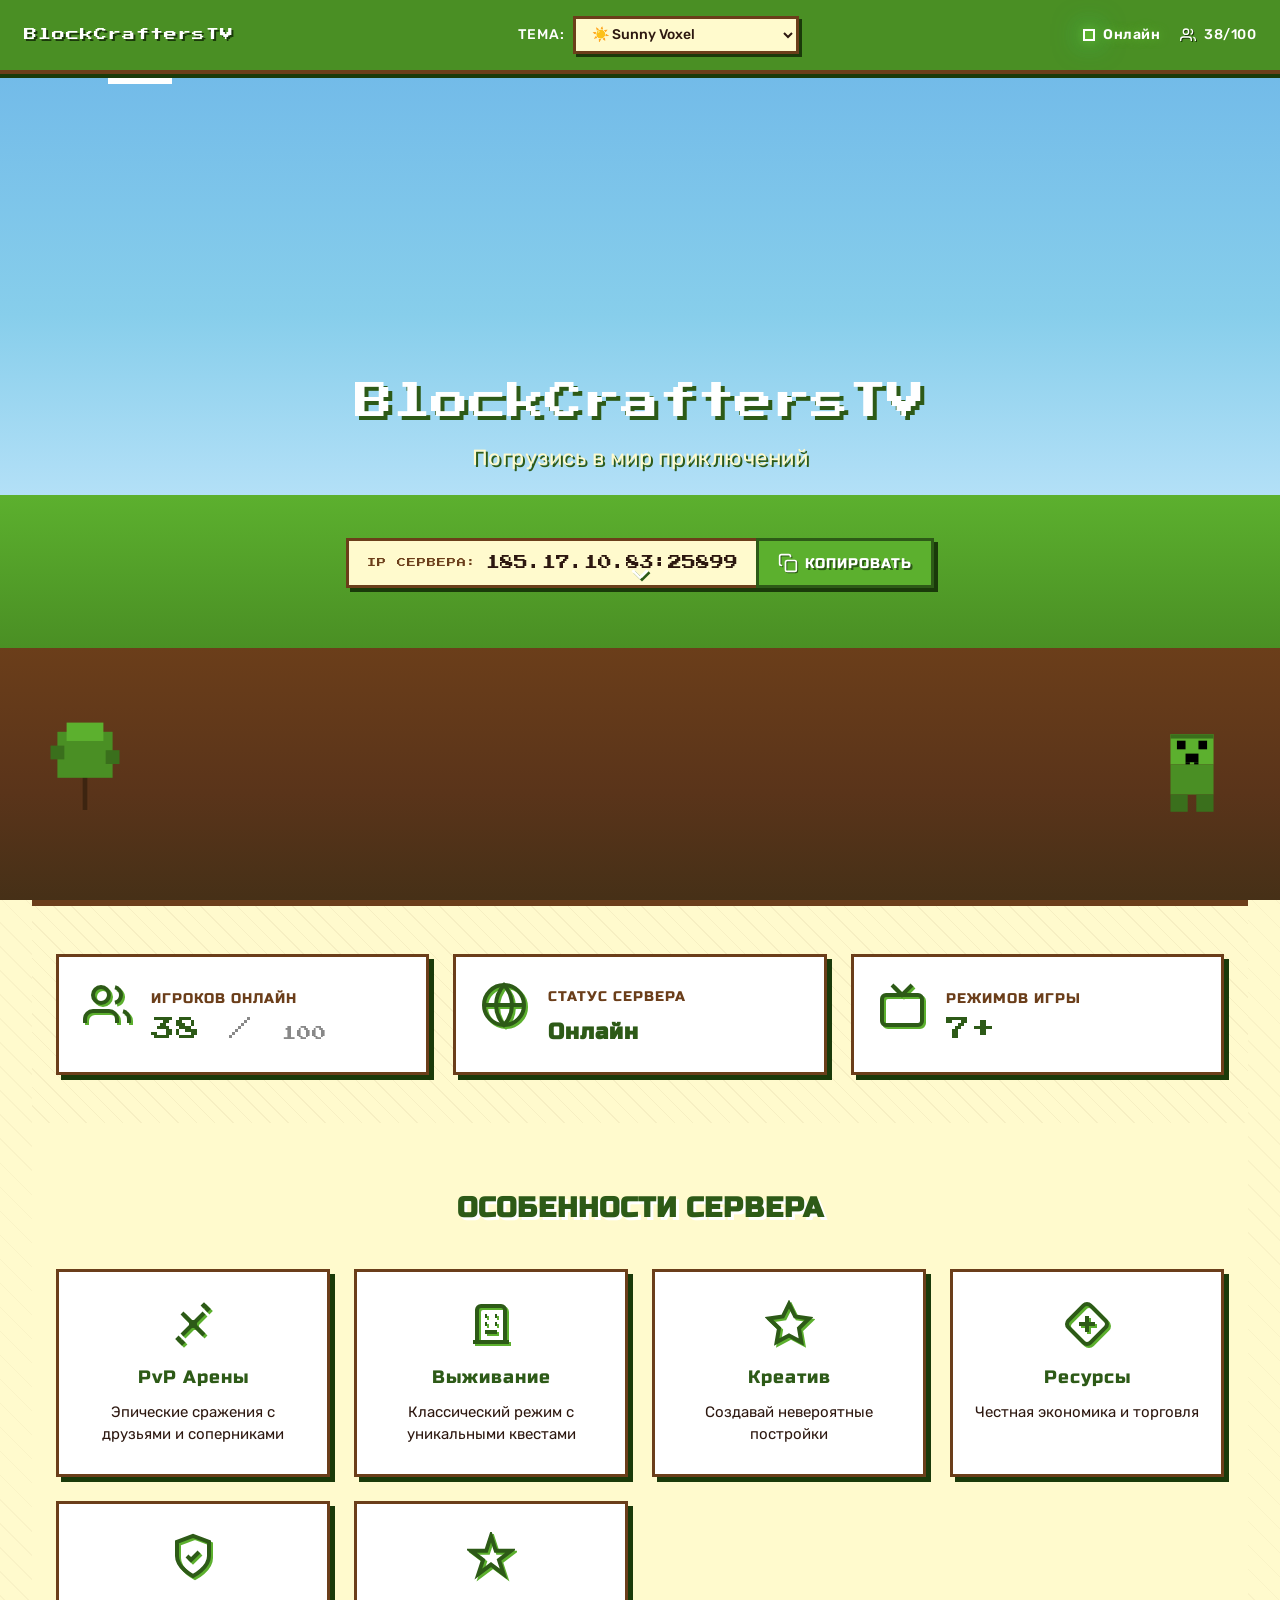
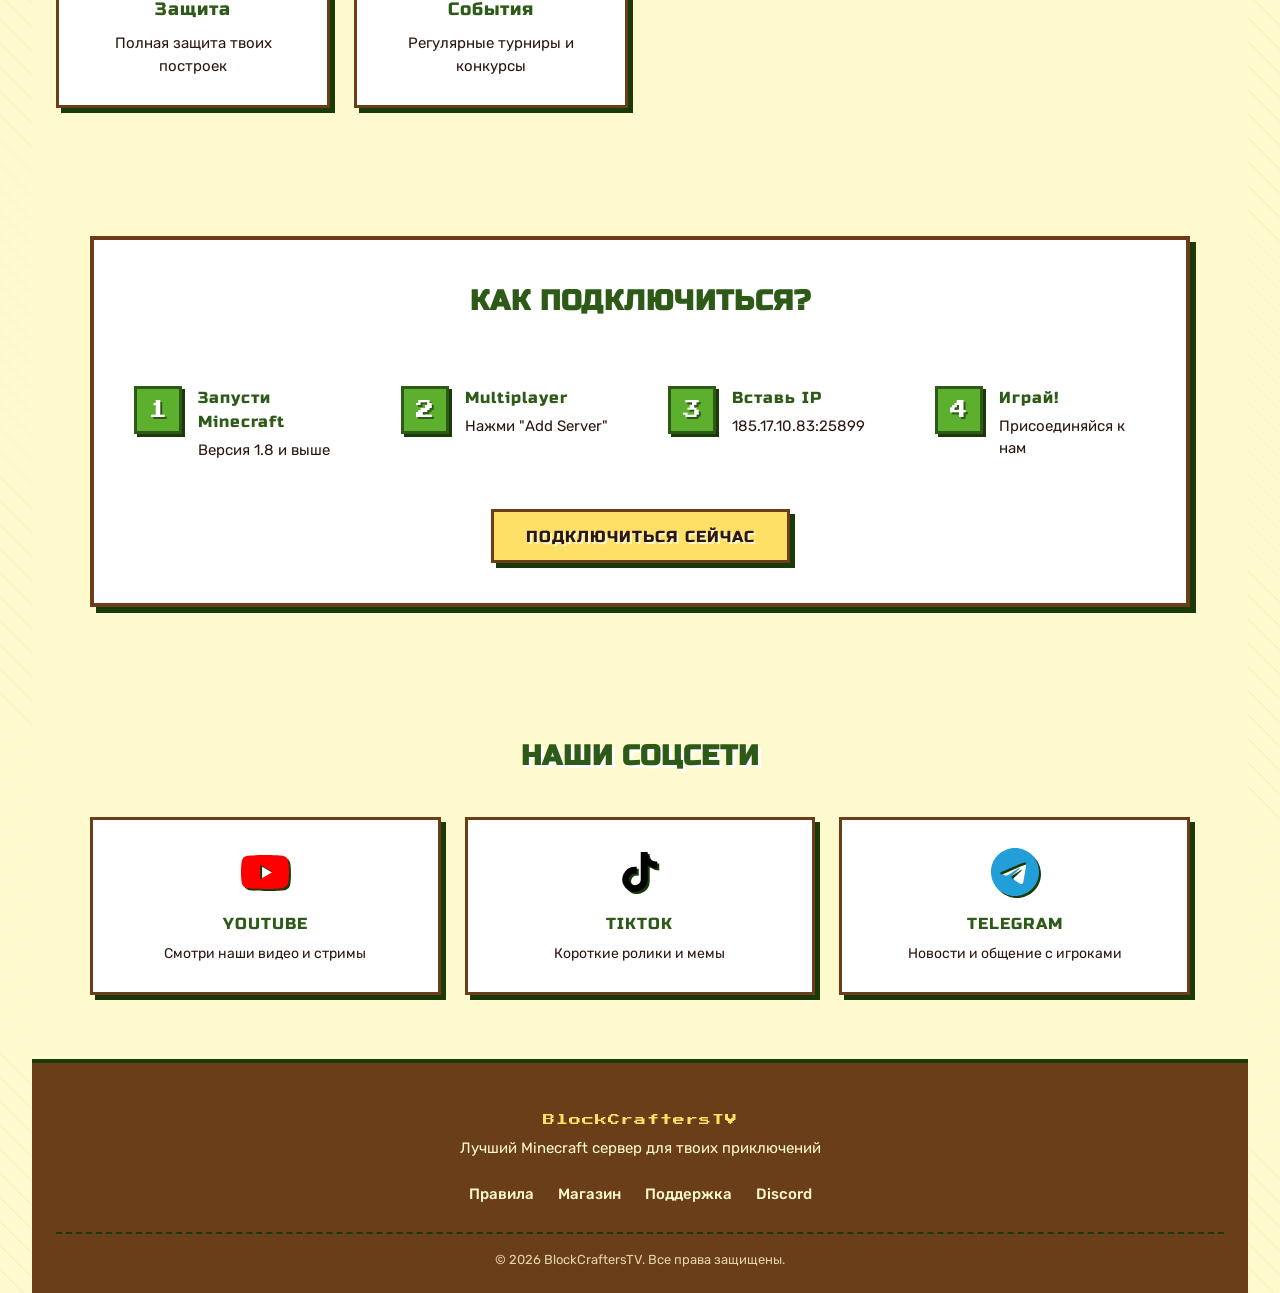
<file: index.html>
<!DOCTYPE html>
<html lang="ru">
<head>
    <meta charset="UTF-8">
    <meta name="viewport" content="width=device-width, initial-scale=1.0">
    <title>BlockCraftersTV - Minecraft Server</title>
    <link rel="stylesheet" href="style.css">
</head>
<body>
    <!-- Navigation Bar with Blur Effect -->
    <nav class="navbar">
        <div class="navbar-container">
            <div class="navbar-brand">BlockCraftersTV</div>

            <!-- Theme Switcher -->
            <div class="theme-switcher">
                <label for="themeSelect" class="theme-label">Тема:</label>
                <select id="themeSelect" class="theme-select">
                    <option value="variant1">🟣 Dark Gaming Premium</option>
                    <option value="variant2">🔵 Neon Cyberpunk</option>
                    <option value="variant3">🟡 Minecraft Professional</option>
                    <option value="variant4">🟢 Minecraft Green Forest</option>
                    <option value="variant5" selected>☀️ Sunny Voxel</option>
                </select>
            </div>

            <div class="navbar-info">
                <div class="navbar-status">
                    <span class="status-dot" id="navStatusDot"></span>
                    <span id="navStatusText">Проверка...</span>
                </div>
                <div class="navbar-players">
                    <svg width="16" height="16" viewBox="0 0 24 24" fill="none" stroke="currentColor" stroke-width="2">
                        <path d="M17 21v-2a4 4 0 0 0-4-4H5a4 4 0 0 0-4 4v2"></path>
                        <circle cx="9" cy="7" r="4"></circle>
                        <path d="M23 21v-2a4 4 0 0 0-3-3.87"></path>
                        <path d="M16 3.13a4 4 0 0 1 0 7.75"></path>
                    </svg>
                    <span id="navPlayersText">0/100</span>
                </div>
            </div>
        </div>
    </nav>

    <!-- Hero Section with Blurred Background -->
    <section class="hero">
        <div class="hero-content">
            <div class="hero-logo">
                <h1 class="hero-title">BlockCraftersTV</h1>
                <p class="hero-subtitle">Погрузись в мир приключений</p>
            </div>

            <div class="hero-ip-container">
                <div class="ip-display">
                    <span class="ip-label">IP Сервера:</span>
                    <span class="ip-text" id="heroIP">185.17.10.83:25899</span>
                </div>
                <button class="ip-copy-btn" onclick="copyIP()">
                    <svg width="20" height="20" viewBox="0 0 24 24" fill="none" stroke="currentColor" stroke-width="2">
                        <rect x="9" y="9" width="13" height="13" rx="2" ry="2"></rect>
                        <path d="M5 15H4a2 2 0 0 1-2-2V4a2 2 0 0 1 2-2h9a2 2 0 0 1 2 2v1"></path>
                    </svg>
                    Копировать
                </button>
            </div>

            <div class="scroll-indicator">
                <svg width="30" height="30" viewBox="0 0 24 24" fill="none" stroke="currentColor" stroke-width="2">
                    <polyline points="6 9 12 15 18 9"></polyline>
                </svg>
            </div>
        </div>
    </section>

    <!-- Main Content Container -->
    <div class="container">
        <!-- Server Stats Section -->
        <section class="stats-section">
            <div class="stat-card">
                <div class="stat-icon">
                    <svg width="48" height="48" viewBox="0 0 24 24" fill="none" stroke="currentColor" stroke-width="2">
                        <path d="M17 21v-2a4 4 0 0 0-4-4H5a4 4 0 0 0-4 4v2"></path>
                        <circle cx="9" cy="7" r="4"></circle>
                        <path d="M23 21v-2a4 4 0 0 0-3-3.87"></path>
                        <path d="M16 3.13a4 4 0 0 1 0 7.75"></path>
                    </svg>
                </div>
                <div class="stat-content">
                    <div class="stat-label">Игроков онлайн</div>
                    <div class="stat-value" id="playerCount">
                        <span class="count-number">0</span>
                        <span class="count-separator">/</span>
                        <span class="count-max">100</span>
                    </div>
                </div>
            </div>

            <div class="stat-card">
                <div class="stat-icon">
                    <svg width="48" height="48" viewBox="0 0 24 24" fill="none" stroke="currentColor" stroke-width="2">
                        <circle cx="12" cy="12" r="10"></circle>
                        <line x1="2" y1="12" x2="22" y2="12"></line>
                        <path d="M12 2a15.3 15.3 0 0 1 4 10 15.3 15.3 0 0 1-4 10 15.3 15.3 0 0 1-4-10 15.3 15.3 0 0 1 4-10z"></path>
                    </svg>
                </div>
                <div class="stat-content">
                    <div class="stat-label">Статус сервера</div>
                    <div class="stat-value">
                        <span class="status-text" id="statusText">Проверка...</span>
                    </div>
                </div>
            </div>

            <div class="stat-card">
                <div class="stat-icon">
                    <svg width="48" height="48" viewBox="0 0 24 24" fill="none" stroke="currentColor" stroke-width="2">
                        <rect x="2" y="7" width="20" height="15" rx="2" ry="2"></rect>
                        <polyline points="17 2 12 7 7 2"></polyline>
                    </svg>
                </div>
                <div class="stat-content">
                    <div class="stat-label">Режимов игры</div>
                    <div class="stat-value">
                        <span class="count-number">7+</span>
                    </div>
                </div>
            </div>
        </section>

        <!-- Features Section -->
        <section class="features-section">
            <h2 class="section-title">Особенности сервера</h2>
            <div class="features-grid">
                <div class="feature-card">
                    <div class="feature-icon">
                        <svg width="48" height="48" viewBox="0 0 24 24" fill="none" stroke="currentColor" stroke-width="2">
                            <path d="M6.5 6.5l11 11"></path>
                            <path d="M17.5 6.5l-11 11"></path>
                            <circle cx="12" cy="12" r="1"></circle>
                            <path d="M18.5 5.5l1-1-2-2-1 1"></path>
                            <path d="M5.5 18.5l-1 1 2 2 1-1"></path>
                        </svg>
                    </div>
                    <h3 class="feature-title">PvP Арены</h3>
                    <p class="feature-text">Эпические сражения с друзьями и соперниками</p>
                </div>

                <div class="feature-card">
                    <div class="feature-icon">
                        <svg width="48" height="48" viewBox="0 0 24 24" fill="none" stroke="currentColor" stroke-width="2">
                            <path d="M3 21h18"></path>
                            <path d="M9 8h1"></path>
                            <path d="M14 8h1"></path>
                            <path d="M9 12h1"></path>
                            <path d="M14 12h1"></path>
                            <path d="M9 16h6"></path>
                            <path d="M5 21V5a2 2 0 0 1 2-2h10a2 2 0 0 1 2 2v16"></path>
                        </svg>
                    </div>
                    <h3 class="feature-title">Выживание</h3>
                    <p class="feature-text">Классический режим с уникальными квестами</p>
                </div>

                <div class="feature-card">
                    <div class="feature-icon">
                        <svg width="48" height="48" viewBox="0 0 24 24" fill="none" stroke="currentColor" stroke-width="2">
                            <path d="M12 2l3.09 6.26L22 9.27l-5 4.87 1.18 6.88L12 17.77l-6.18 3.25L7 14.14 2 9.27l6.91-1.01L12 2z"></path>
                        </svg>
                    </div>
                    <h3 class="feature-title">Креатив</h3>
                    <p class="feature-text">Создавай невероятные постройки</p>
                </div>

                <div class="feature-card">
                    <div class="feature-icon">
                        <svg width="48" height="48" viewBox="0 0 24 24" fill="none" stroke="currentColor" stroke-width="2">
                            <path d="M2.7 10.3a2.41 2.41 0 0 0 0 3.41l7.59 7.59a2.41 2.41 0 0 0 3.41 0l7.59-7.59a2.41 2.41 0 0 0 0-3.41L13.7 2.71a2.41 2.41 0 0 0-3.41 0z"></path>
                            <path d="M12 8v8"></path>
                            <path d="M8 12h8"></path>
                        </svg>
                    </div>
                    <h3 class="feature-title">Ресурсы</h3>
                    <p class="feature-text">Честная экономика и торговля</p>
                </div>

                <div class="feature-card">
                    <div class="feature-icon">
                        <svg width="48" height="48" viewBox="0 0 24 24" fill="none" stroke="currentColor" stroke-width="2">
                            <path d="M12 22s8-4 8-10V5l-8-3-8 3v7c0 6 8 10 8 10z"></path>
                            <path d="M9 12l2 2 4-4"></path>
                        </svg>
                    </div>
                    <h3 class="feature-title">Защита</h3>
                    <p class="feature-text">Полная защита твоих построек</p>
                </div>

                <div class="feature-card">
                    <div class="feature-icon">
                        <svg width="48" height="48" viewBox="0 0 24 24" fill="none" stroke="currentColor" stroke-width="2">
                            <path d="M12 2l2.4 7.4h7.6l-6 4.6 2.3 7-6.3-4.7-6.3 4.7 2.3-7-6-4.6h7.6z"></path>
                        </svg>
                    </div>
                    <h3 class="feature-title">События</h3>
                    <p class="feature-text">Регулярные турниры и конкурсы</p>
                </div>
            </div>
        </section>

        <!-- Connect Section -->
        <section class="connect-section">
            <div class="connect-card">
                <h2 class="section-title">Как подключиться?</h2>
                <div class="connect-steps">
                    <div class="step">
                        <div class="step-number">1</div>
                        <div class="step-content">
                            <h3>Запусти Minecraft</h3>
                            <p>Версия 1.8 и выше</p>
                        </div>
                    </div>
                    <div class="step">
                        <div class="step-number">2</div>
                        <div class="step-content">
                            <h3>Multiplayer</h3>
                            <p>Нажми "Add Server"</p>
                        </div>
                    </div>
                    <div class="step">
                        <div class="step-number">3</div>
                        <div class="step-content">
                            <h3>Вставь IP</h3>
                            <p>185.17.10.83:25899</p>
                        </div>
                    </div>
                    <div class="step">
                        <div class="step-number">4</div>
                        <div class="step-content">
                            <h3>Играй!</h3>
                            <p>Присоединяйся к нам</p>
                        </div>
                    </div>
                </div>
                <button class="connect-btn">Подключиться сейчас</button>
            </div>
        </section>

        <!-- Social Links Section -->
        <section class="social-section">
            <h2 class="section-title">Наши соцсети</h2>
            <div class="social-grid">
                <a href="https://youtube.com/@BlockCraftersTV" target="_blank" class="social-card youtube">
                    <div class="social-icon">
                        <svg width="48" height="48" viewBox="0 0 24 24" fill="currentColor">
                            <path d="M23.498 6.186a3.016 3.016 0 0 0-2.122-2.136C19.505 3.545 12 3.545 12 3.545s-7.505 0-9.377.505A3.017 3.017 0 0 0 .502 6.186C0 8.07 0 12 0 12s0 3.93.502 5.814a3.016 3.016 0 0 0 2.122 2.136c1.871.505 9.376.505 9.376.505s7.505 0 9.377-.505a3.015 3.015 0 0 0 2.122-2.136C24 15.93 24 12 24 12s0-3.93-.502-5.814zM9.545 15.568V8.432L15.818 12l-6.273 3.568z"/>
                        </svg>
                    </div>
                    <h3 class="social-title">YouTube</h3>
                    <p class="social-text">Смотри наши видео и стримы</p>
                </a>

                <a href="https://www.tiktok.com/@_blockcrafterstv_?_r=1&_t=ZS-93ya9unmYJF" target="_blank" class="social-card tiktok">
                    <div class="social-icon">
                        <svg width="48" height="48" viewBox="0 0 24 24" fill="currentColor">
                            <path d="M19.59 6.69a4.83 4.83 0 0 1-3.77-4.25V2h-3.45v13.67a2.89 2.89 0 0 1-5.2 1.74 2.89 2.89 0 0 1 2.31-4.64 2.93 2.93 0 0 1 .88.13V9.4a6.84 6.84 0 0 0-1-.05A6.33 6.33 0 0 0 5 20.1a6.34 6.34 0 0 0 10.86-4.43v-7a8.16 8.16 0 0 0 4.77 1.52v-3.4a4.85 4.85 0 0 1-1-.1z"/>
                        </svg>
                    </div>
                    <h3 class="social-title">TikTok</h3>
                    <p class="social-text">Короткие ролики и мемы</p>
                </a>

                <a href="https://t.me/BlockCraftersTV" target="_blank" class="social-card telegram">
                    <div class="social-icon">
                        <svg width="48" height="48" viewBox="0 0 24 24" fill="currentColor">
                            <path d="M12 0C5.373 0 0 5.373 0 12s5.373 12 12 12 12-5.373 12-12S18.627 0 12 0zm5.562 8.161c-.18 1.897-.962 6.502-1.359 8.627-.168.9-.5 1.201-.82 1.23-.697.064-1.226-.461-1.901-.903-1.056-.692-1.653-1.123-2.678-1.799-1.185-.781-.417-1.21.258-1.911.177-.184 3.247-2.977 3.307-3.23.007-.032.014-.15-.056-.212s-.174-.041-.249-.024c-.106.024-1.793 1.139-5.062 3.345-.479.329-.913.489-1.302.481-.428-.009-1.252-.241-1.865-.44-.752-.244-1.349-.374-1.297-.789.027-.216.325-.437.893-.663 3.498-1.524 5.831-2.529 6.998-3.014 3.332-1.386 4.025-1.627 4.476-1.635.099-.002.321.023.465.141.121.099.154.232.17.326.016.094.036.308.02.474z"/>
                        </svg>
                    </div>
                    <h3 class="social-title">Telegram</h3>
                    <p class="social-text">Новости и общение с игроками</p>
                </a>
            </div>
        </section>

        <!-- Footer -->
        <footer class="footer">
            <div class="footer-content">
                <div class="footer-brand">
                    <h3>BlockCraftersTV</h3>
                    <p>Лучший Minecraft сервер для твоих приключений</p>
                </div>
                <div class="footer-links">
                    <a href="#">Правила</a>
                    <a href="#">Магазин</a>
                    <a href="#">Поддержка</a>
                    <a href="#">Discord</a>
                </div>
            </div>
            <div class="footer-bottom">
                <p>&copy; 2026 BlockCraftersTV. Все права защищены.</p>
            </div>
        </footer>
    </div>

    <script src="script.js"></script>
</body>
</html>
</file>
<file: style.css>
/* Modern Minecraft Server Website - Inspired by MCServer-Web-Template */

/* Import Fonts */
@import url('https://fonts.googleapis.com/css2?family=Orbitron:wght@400;500;600;700;800;900&display=swap');
@import url('https://fonts.googleapis.com/css2?family=Rajdhani:wght@300;400;500;600;700&display=swap');
@import url('https://fonts.googleapis.com/css2?family=Space+Mono:wght@400;700&display=swap');

/* CSS Variables - Neon Cyberpunk */
:root {
    /* Colors - Cyberpunk Neon Theme */
    --primary-color: #00f8ff;         /* Neon Cyan */
    --primary-dark: #00c4cc;          /* Dark Cyan */
    --primary-light: #66ffff;         /* Light Cyan */
    --accent-color: #ff00ff;          /* Neon Magenta */
    --accent-dark: #cc00cc;           /* Dark Magenta */
    --secondary-color: #8b5cf6;       /* Purple */
    --bg-black: #0a0a14;              /* Deep Dark Blue */
    --bg-dark: #12121a;               /* Dark Blue Gray */
    --bg-darker: #080810;             /* Darker Blue */
    --bg-card: #1a1a28;               /* Card Background */
    --bg-card-hover: #25253a;         /* Card Hover */
    --text-primary: #e5e7eb;          /* Light Gray Text */
    --text-secondary: #9ca3af;        /* Gray Text */
    --text-muted: #6b7280;            /* Muted Gray */
    --border-color: rgba(0, 248, 255, 0.3);

    /* Neon Effects */
    --blur-amount: 20px;
    --transition: all 0.4s cubic-bezier(0.4, 0, 0.2, 1);
    --shadow: 0 10px 40px rgba(0, 0, 0, 0.7);
    --shadow-hover: 0 20px 60px rgba(0, 248, 255, 0.5);
    --glow-cyan: 0 0 20px rgba(0, 248, 255, 0.8), 0 0 40px rgba(0, 248, 255, 0.4);
    --glow-magenta: 0 0 20px rgba(255, 0, 255, 0.8), 0 0 40px rgba(255, 0, 255, 0.4);
    --glow-purple: 0 0 20px rgba(139, 92, 246, 0.6);
}

/* Reset & Base */
* {
    margin: 0;
    padding: 0;
    box-sizing: border-box;
}

body {
    font-family: 'Rajdhani', sans-serif;
    background: var(--bg-black);
    background-image:
        radial-gradient(circle at 20% 20%, rgba(0, 248, 255, 0.1) 0%, transparent 40%),
        radial-gradient(circle at 80% 80%, rgba(255, 0, 255, 0.1) 0%, transparent 40%),
        radial-gradient(circle at 40% 60%, rgba(139, 92, 246, 0.08) 0%, transparent 50%),
        repeating-linear-gradient(90deg, transparent, transparent 2px, rgba(0, 248, 255, 0.03) 2px, rgba(0, 248, 255, 0.03) 4px),
        repeating-linear-gradient(0deg, transparent, transparent 2px, rgba(255, 0, 255, 0.02) 2px, rgba(255, 0, 255, 0.02) 4px);
    color: var(--text-primary);
    line-height: 1.6;
    overflow-x: hidden;
    position: relative;
}

/* Smooth Scrolling */
html {
    scroll-behavior: smooth;
    scroll-padding-top: 70px;
}

body {
    overflow-x: hidden;
}

/* Scroll Animation - Fade In on View */
.scroll-fade-in {
    opacity: 0;
    transform: translateY(40px);
    transition: opacity 0.8s cubic-bezier(0.4, 0, 0.2, 1),
                transform 0.8s cubic-bezier(0.4, 0, 0.2, 1);
}

.scroll-fade-in.visible {
    opacity: 1;
    transform: translateY(0);
}

/* Scroll Animation - Slide In from Left */
.scroll-slide-left {
    opacity: 0;
    transform: translateX(-60px);
    transition: opacity 0.7s cubic-bezier(0.4, 0, 0.2, 1) 0.1s,
                transform 0.7s cubic-bezier(0.4, 0, 0.2, 1) 0.1s;
}

.scroll-slide-left.visible {
    opacity: 1;
    transform: translateX(0);
}

/* Scroll Animation - Slide In from Right */
.scroll-slide-right {
    opacity: 0;
    transform: translateX(60px);
    transition: opacity 0.7s cubic-bezier(0.4, 0, 0.2, 1) 0.1s,
                transform 0.7s cubic-bezier(0.4, 0, 0.2, 1) 0.1s;
}

.scroll-slide-right.visible {
    opacity: 1;
    transform: translateX(0);
}

/* Scroll Animation - Scale Up */
.scroll-scale-up {
    opacity: 0;
    transform: scale(0.85);
    transition: opacity 0.6s cubic-bezier(0.4, 0, 0.2, 1) 0.2s,
                transform 0.6s cubic-bezier(0.4, 0, 0.2, 1) 0.2s;
}

.scroll-scale-up.visible {
    opacity: 1;
    transform: scale(1);
}

/* Beautiful Assembly Animations on Scroll */
.scroll-assemble {
    opacity: 0;
    transform: scale(0.3) rotate(-15deg);
    filter: blur(10px);
    transition: all 1s cubic-bezier(0.34, 1.56, 0.64, 1);
}

.scroll-assemble.visible {
    opacity: 1;
    transform: scale(1) rotate(0deg);
    filter: blur(0);
}

.scroll-build-up {
    opacity: 0;
    transform: translateY(100px) scaleY(0);
    transform-origin: bottom;
    transition: all 0.9s cubic-bezier(0.25, 0.46, 0.45, 0.94);
}

.scroll-build-up.visible {
    opacity: 1;
    transform: translateY(0) scaleY(1);
}

.scroll-fragment {
    opacity: 0;
    transform: scale(0.5) translateY(60px) rotate(12deg);
    filter: blur(8px) brightness(0.5);
    transition: all 1.1s cubic-bezier(0.68, -0.55, 0.265, 1.55);
}

.scroll-fragment.visible {
    opacity: 1;
    transform: scale(1) translateY(0) rotate(0deg);
    filter: blur(0) brightness(1);
}

.scroll-glide-in {
    opacity: 0;
    transform: translateX(-150px) scale(0.7) rotateY(45deg);
    transition: all 0.95s cubic-bezier(0.175, 0.885, 0.32, 1.275);
}

.scroll-glide-in.visible {
    opacity: 1;
    transform: translateX(0) scale(1) rotateY(0deg);
}

/* Navigation Bar with Blur - Neon Cyberpunk */
.navbar {
    position: fixed;
    top: 0;
    left: 0;
    right: 0;
    z-index: 1000;
    background: rgba(18, 18, 26, 0.7);
    backdrop-filter: blur(var(--blur-amount));
    -webkit-backdrop-filter: blur(var(--blur-amount));
    border-bottom: 2px solid var(--primary-color);
    padding: 1rem 2rem;
    box-shadow: 0 4px 20px rgba(0, 0, 0, 0.7), 0 0 20px rgba(0, 248, 255, 0.3);
}

.navbar-container {
    max-width: 1400px;
    margin: 0 auto;
    display: flex;
    justify-content: space-between;
    align-items: center;
}

.navbar-brand {
    font-family: 'Orbitron', sans-serif;
    font-size: 1.4rem;
    font-weight: 800;
    color: var(--primary-color);
    text-shadow: 0 0 10px var(--primary-color), 0 0 20px var(--primary-color), 0 0 30px rgba(0, 248, 255, 0.5);
    letter-spacing: 2px;
}

.navbar-info {
    display: flex;
    align-items: center;
    gap: 1.5rem;
}

.navbar-status {
    display: flex;
    align-items: center;
    gap: 10px;
    font-size: 0.9rem;
}

.navbar-players {
    display: flex;
    align-items: center;
    gap: 6px;
    font-size: 0.9rem;
    color: var(--text-primary);
    padding: 0.4rem 0.8rem;
    background: rgba(255, 255, 255, 0.05);
    border-radius: 6px;
    border: 1px solid rgba(0, 248, 255, 0.2);
}

.navbar-players svg {
    color: var(--primary-color);
    filter: drop-shadow(0 0 5px var(--primary-color));
}

/* Theme Switcher */
.theme-switcher {
    display: flex;
    align-items: center;
    gap: 0.5rem;
}

.theme-label {
    font-size: 0.9rem;
    color: var(--text-secondary);
    font-weight: 600;
}

.theme-select {
    padding: 0.5rem 1rem;
    background: rgba(255, 255, 255, 0.1);
    color: var(--text-primary);
    border: 2px solid var(--primary-color);
    border-radius: 8px;
    font-size: 0.9rem;
    font-weight: 600;
    cursor: pointer;
    transition: var(--transition);
    outline: none;
    font-family: inherit;
}

.theme-select:hover {
    background: rgba(255, 255, 255, 0.15);
    box-shadow: 0 0 15px rgba(0, 248, 255, 0.3);
}

.theme-select:focus {
    border-color: var(--accent-color);
    box-shadow: 0 0 20px rgba(255, 0, 255, 0.4);
}

.theme-select option {
    background: var(--bg-dark);
    color: var(--text-primary);
    padding: 0.5rem;
}

/* Hero Section - Dark Gaming Premium */
.hero {
    position: relative;
    height: 100vh;
    display: flex;
    align-items: center;
    justify-content: center;
    background: linear-gradient(135deg, rgba(139, 92, 246, 0.1) 0%, rgba(0, 0, 0, 0.9) 50%, rgba(245, 158, 11, 0.1) 100%),
                url('https://wallpapers.com/images/high/realistic-looking-ocean-in-minecraft-landscape-viln6jeex45mmdjx.webp') center/cover no-repeat;
    background-attachment: fixed;
    overflow: hidden;
}

/* Animated gradient overlay */
.hero::before {
    content: '';
    position: absolute;
    top: 0;
    left: 0;
    right: 0;
    bottom: 0;
    background: linear-gradient(135deg, rgba(0, 248, 255, 0.15) 0%, transparent 40%, rgba(255, 0, 255, 0.15) 100%);
    z-index: 1;
    pointer-events: none;
    animation: gradient-shift 8s ease-in-out infinite alternate;
}

.hero::after {
    content: '';
    position: absolute;
    top: 0;
    left: 0;
    right: 0;
    bottom: 0;
    background: radial-gradient(circle at center, transparent 0%, rgba(0, 0, 0, 0.8) 100%);
    z-index: 1;
    pointer-events: none;
}

.hero-content {
    position: relative;
    z-index: 10;
    text-align: center;
    padding: 3rem;
    background: rgba(18, 18, 26, 0.6);
    border-radius: 24px;
    backdrop-filter: blur(20px);
    box-shadow: 0 8px 32px rgba(0, 0, 0, 0.7),
                0 0 60px rgba(0, 248, 255, 0.2),
                inset 0 0 60px rgba(0, 248, 255, 0.05);
    border: 2px solid var(--primary-color);
}

.hero-logo {
    margin-bottom: 3rem;
    animation: fadeInUp 1s ease;
}

.hero-title {
    font-family: 'Orbitron', sans-serif;
    font-size: 4.5rem;
    font-weight: 900;
    background: linear-gradient(135deg, var(--primary-color) 0%, var(--accent-color) 50%, var(--primary-color) 100%);
    -webkit-background-clip: text;
    -webkit-text-fill-color: transparent;
    background-clip: text;
    margin-bottom: 1rem;
    letter-spacing: 4px;
    filter: drop-shadow(0 0 20px rgba(0, 248, 255, 0.8))
            drop-shadow(0 0 40px rgba(255, 0, 255, 0.6));
    animation: glow-text 3s ease-in-out infinite alternate;
}

.hero-subtitle {
    font-size: 1.3rem;
    color: var(--text-secondary);
    margin-bottom: 2rem;
}

/* Hero IP Container with Blur */
.hero-ip-container {
    display: flex;
    flex-direction: column;
    align-items: center;
    gap: 1rem;
    background: rgba(22, 25, 27, 0.6);
    backdrop-filter: blur(var(--blur-amount));
    -webkit-backdrop-filter: blur(var(--blur-amount));
    padding: 2rem 3rem;
    border-radius: 1rem;
    border: 1px solid rgba(255, 255, 255, 0.1);
    box-shadow: var(--shadow);
    animation: fadeInUp 1s ease 0.3s both;
}

.ip-display {
    display: flex;
    flex-direction: column;
    align-items: center;
    gap: 0.5rem;
}

.ip-label {
    color: var(--text-secondary);
    font-size: 0.9rem;
    text-transform: uppercase;
    letter-spacing: 2px;
}

.ip-text {
    font-family: 'Space Mono', monospace;
    font-size: 1.5rem;
    font-weight: bold;
    color: var(--primary-color);
    padding: 0.5rem 1.5rem;
    background: rgba(0, 248, 255, 0.1);
    border-radius: 0.5rem;
    border: 1px solid rgba(0, 248, 255, 0.3);
    text-shadow: 0 0 10px var(--primary-color);
}

.ip-copy-btn {
    display: flex;
    align-items: center;
    gap: 0.5rem;
    padding: 1rem 2rem;
    background: linear-gradient(135deg, var(--primary-color), var(--accent-color));
    color: var(--bg-black);
    border: 2px solid var(--primary-color);
    border-radius: 0.5rem;
    font-size: 1rem;
    font-weight: 700;
    font-family: 'Rajdhani', sans-serif;
    text-transform: uppercase;
    letter-spacing: 1px;
    cursor: pointer;
    transition: var(--transition);
    box-shadow: var(--glow-cyan);
}

.ip-copy-btn:hover {
    background: linear-gradient(135deg, var(--accent-color), var(--primary-color));
    transform: translateY(-2px);
    box-shadow: var(--glow-magenta);
    border-color: var(--accent-color);
}

.ip-copy-btn:active {
    transform: translateY(0);
}

/* Scroll Indicator */
.scroll-indicator {
    position: absolute;
    bottom: 2rem;
    left: 50%;
    transform: translateX(-50%);
    animation: bounce 2s infinite;
    opacity: 0.7;
    cursor: pointer;
}

.scroll-indicator svg {
    stroke: var(--primary-color);
}

/* Container */
.container {
    max-width: 1400px;
    margin: 0 auto;
    padding: 0 2rem;
}

/* Section Titles - Neon Cyberpunk */
.section-title {
    font-family: 'Orbitron', sans-serif;
    font-size: 2.8rem;
    font-weight: 800;
    text-align: center;
    margin-bottom: 3rem;
    background: linear-gradient(135deg, var(--primary-color), var(--accent-color), var(--primary-color));
    -webkit-background-clip: text;
    -webkit-text-fill-color: transparent;
    background-clip: text;
    letter-spacing: 3px;
    filter: drop-shadow(0 0 20px rgba(0, 248, 255, 0.5))
            drop-shadow(0 0 40px rgba(255, 0, 255, 0.3));
    text-transform: uppercase;
}

/* Stats Section */
.stats-section {
    display: grid;
    grid-template-columns: repeat(auto-fit, minmax(300px, 1fr));
    gap: 2rem;
    padding: 4rem 0;
    margin-top: 2rem;
    position: relative;
    z-index: 10;
}

.stat-card {
    display: flex;
    align-items: center;
    gap: 1.5rem;
    padding: 2rem;
    background: rgba(26, 26, 40, 0.7);
    backdrop-filter: blur(var(--blur-amount));
    -webkit-backdrop-filter: blur(var(--blur-amount));
    border-radius: 1rem;
    border: 2px solid rgba(0, 248, 255, 0.3);
    transition: var(--transition);
    box-shadow: var(--shadow), 0 0 20px rgba(0, 248, 255, 0.1);
}

.stat-card:hover {
    transform: translateY(-5px);
    border-color: var(--primary-color);
    box-shadow: 0 15px 40px rgba(0, 248, 255, 0.4), var(--glow-cyan);
}

.stat-icon {
    color: var(--primary-color);
    filter: drop-shadow(0 0 10px rgba(139, 92, 246, 0.4));
    transition: var(--transition);
}

.stat-card:hover .stat-icon {
    color: var(--accent-color);
    filter: drop-shadow(0 0 15px rgba(245, 158, 11, 0.5));
}

.stat-content {
    flex: 1;
}

.stat-label {
    color: var(--text-secondary);
    font-size: 0.9rem;
    text-transform: uppercase;
    letter-spacing: 1px;
    margin-bottom: 0.5rem;
}

.stat-value {
    font-size: 2rem;
    font-weight: 700;
    color: var(--text-primary);
}

.count-number {
    color: var(--primary-color);
}

.count-separator {
    color: var(--text-muted);
    margin: 0 0.3rem;
}

.count-max {
    color: var(--text-secondary);
    font-size: 1.5rem;
}

/* Status Dot - Neon Cyberpunk */
.status-dot {
    width: 14px;
    height: 14px;
    border-radius: 50%;
    display: inline-block;
    animation: neon-pulse 2s infinite;
    border: 2px solid currentColor;
}

.status-dot.online {
    background-color: var(--primary-color);
    box-shadow: 0 0 10px var(--primary-color),
                0 0 20px var(--primary-color),
                0 0 30px rgba(0, 248, 255, 0.5);
}

.status-dot.offline {
    background-color: #ef4444;
    box-shadow: 0 0 10px #ef4444,
                0 0 20px #ef4444;
}

.status-text.online {
    color: var(--primary-color);
    text-shadow: 0 0 10px var(--primary-color);
    font-weight: 600;
}

.status-text.offline {
    color: #ef4444;
    text-shadow: 0 0 10px #ef4444;
    font-weight: 600;
}

/* Features Section */
.features-section {
    padding: 6rem 0;
    background: transparent;
    position: relative;
    z-index: 2;
}

.features-section > .container {
    position: relative;
    z-index: 1;
}

.features-grid {
    display: grid;
    grid-template-columns: repeat(auto-fit, minmax(280px, 1fr));
    gap: 2rem;
}

.feature-card {
    padding: 2.5rem;
    background: linear-gradient(135deg, rgba(26, 26, 40, 0.7) 0%, rgba(18, 18, 26, 0.5) 100%);
    border-radius: 12px;
    border: 2px solid rgba(0, 248, 255, 0.2);
    transition: var(--transition);
    text-align: center;
    box-shadow: 0 4px 16px rgba(0, 0, 0, 0.4), 0 0 20px rgba(0, 248, 255, 0.1);
    backdrop-filter: blur(10px);
}

.feature-card:hover {
    transform: translateY(-8px);
    background: linear-gradient(135deg, rgba(37, 37, 58, 0.8) 0%, rgba(26, 26, 40, 0.7) 100%);
    border-color: var(--accent-color);
    box-shadow: var(--shadow-hover), var(--glow-magenta);
}

.feature-icon {
    color: var(--primary-color);
    margin-bottom: 1.5rem;
    filter: drop-shadow(0 0 10px rgba(0, 248, 255, 0.6))
            drop-shadow(0 0 20px rgba(0, 248, 255, 0.3));
    transition: var(--transition);
}

.feature-card:hover .feature-icon {
    color: var(--accent-color);
    filter: drop-shadow(0 0 15px rgba(255, 0, 255, 0.8))
            drop-shadow(0 0 30px rgba(255, 0, 255, 0.4));
    transform: scale(1.1) rotate(5deg);
}

.feature-title {
    font-size: 1.3rem;
    font-weight: 600;
    margin-bottom: 1rem;
    color: var(--text-primary);
    letter-spacing: 0.5px;
}
}

.feature-text {
    color: var(--text-secondary);
    line-height: 1.6;
}

/* Connect Section */
.connect-section {
    padding: 6rem 0;
    background: transparent;
    position: relative;
    z-index: 2;
}

.connect-card {
    background: rgba(26, 26, 40, 0.8);
    border-radius: 1rem;
    padding: 4rem;
    border: 2px solid var(--primary-color);
    box-shadow: 0 8px 32px rgba(0, 0, 0, 0.6),
                0 0 40px rgba(0, 248, 255, 0.2),
                inset 0 0 40px rgba(0, 248, 255, 0.05);
    backdrop-filter: blur(10px);
}

.connect-steps {
    display: grid;
    grid-template-columns: repeat(auto-fit, minmax(250px, 1fr));
    gap: 2rem;
    margin-bottom: 3rem;
}

.step {
    display: flex;
    gap: 1.5rem;
    padding: 1.5rem;
    background: rgba(18, 18, 26, 0.6);
    border-radius: 0.75rem;
    border: 1px solid rgba(0, 248, 255, 0.2);
    transition: var(--transition);
}

.step:hover {
    border-color: var(--primary-color);
    box-shadow: 0 4px 20px rgba(0, 248, 255, 0.3);
    transform: translateX(5px);
}

.step-number {
    width: 50px;
    height: 50px;
    display: flex;
    align-items: center;
    justify-content: center;
    background: linear-gradient(135deg, var(--primary-color), var(--accent-color));
    color: var(--bg-black);
    font-size: 1.5rem;
    font-weight: 800;
    font-family: 'Orbitron', sans-serif;
    border-radius: 0.5rem;
    border: 2px solid var(--primary-color);
    flex-shrink: 0;
    box-shadow: var(--glow-cyan);
}

.step-content h3 {
    font-size: 1.2rem;
    margin-bottom: 0.5rem;
}

.step-content p {
    color: var(--text-secondary);
    font-size: 0.9rem;
}

.connect-btn {
    width: 100%;
    padding: 1.5rem;
    background: linear-gradient(135deg, var(--primary-color), var(--accent-color), var(--primary-color));
    color: var(--bg-black);
    border: 2px solid var(--primary-color);
    border-radius: 0.75rem;
    font-size: 1.2rem;
    font-weight: 800;
    font-family: 'Orbitron', sans-serif;
    cursor: pointer;
    transition: var(--transition);
    text-transform: uppercase;
    letter-spacing: 3px;
    box-shadow: var(--glow-cyan);
}

.connect-btn:hover {
    transform: translateY(-3px);
    box-shadow: var(--glow-magenta);
    background: linear-gradient(135deg, var(--accent-color), var(--primary-color), var(--accent-color));
    border-color: var(--accent-color);
}

/* Social Section */
.social-section {
    padding: 6rem 0;
    background: transparent;
    position: relative;
    z-index: 2;
}

.social-grid {
    display: grid;
    grid-template-columns: repeat(auto-fit, minmax(300px, 1fr));
    gap: 2rem;
}

.social-card {
    display: flex;
    flex-direction: column;
    align-items: center;
    padding: 3rem 2rem;
    background: rgba(22, 25, 27, 0.85);
    border-radius: 1rem;
    border: 2px solid rgba(139, 115, 85, 0.4);
    text-decoration: none;
    color: inherit;
    transition: var(--transition);
    text-align: center;
}

.social-card:hover {
    transform: translateY(-10px);
    box-shadow: var(--shadow-hover);
}

.social-card.youtube {
    border-color: rgba(255, 0, 0, 0.3);
}

.social-card.youtube:hover {
    border-color: #ff0000;
    box-shadow: 0 15px 40px rgba(255, 0, 0, 0.3);
}

.social-card.tiktok {
    border-color: rgba(0, 248, 255, 0.3);
}

.social-card.tiktok:hover {
    border-color: #00f8ff;
    box-shadow: 0 15px 40px rgba(0, 248, 255, 0.3);
}

.social-card.telegram {
    border-color: rgba(42, 171, 238, 0.3);
}

.social-card.telegram:hover {
    border-color: #2aabee;
    box-shadow: 0 15px 40px rgba(42, 171, 238, 0.3);
}

.social-icon {
    margin-bottom: 1.5rem;
}

.social-card.youtube .social-icon {
    color: #ff0000;
}

.social-card.tiktok .social-icon {
    color: #00f8ff;
}

.social-card.telegram .social-icon {
    color: #2aabee;
}

.social-title {
    font-size: 1.5rem;
    font-weight: 700;
    margin-bottom: 0.5rem;
}

.social-text {
    color: var(--text-secondary);
}

/* Footer */
.footer {
    padding: 4rem 0 2rem;
    margin-top: 4rem;
    border-top: 2px solid rgba(139, 115, 85, 0.5);
    background: rgba(10, 14, 18, 0.6);
}

.footer-content {
    display: flex;
    justify-content: space-between;
    align-items: start;
    margin-bottom: 2rem;
    flex-wrap: wrap;
    gap: 2rem;
}

.footer-brand h3 {
    font-family: 'Press Start 2P', cursive;
    color: var(--primary-color);
    margin-bottom: 1rem;
    font-size: 1.2rem;
}

.footer-brand p {
    color: var(--text-secondary);
    max-width: 400px;
}

.footer-links {
    display: flex;
    gap: 2rem;
    flex-wrap: wrap;
}

.footer-links a {
    color: var(--text-secondary);
    text-decoration: none;
    transition: var(--transition);
}

.footer-links a:hover {
    color: var(--primary-color);
}

.footer-bottom {
    text-align: center;
    padding-top: 2rem;
    border-top: 1px solid rgba(255, 255, 255, 0.05);
    color: var(--text-muted);
}

/* Animations */
@keyframes float {
    0%, 100% {
        transform: translateY(0px) translateX(0px);
    }
    25% {
        transform: translateY(-20px) translateX(10px);
    }
    50% {
        transform: translateY(-40px) translateX(0px);
    }
    75% {
        transform: translateY(-20px) translateX(-10px);
    }
}

@keyframes fadeInUp {
    from {
        opacity: 0;
        transform: translateY(30px);
    }
    to {
        opacity: 1;
        transform: translateY(0);
    }
}

@keyframes glow {
    from {
        text-shadow:
            0 0 20px var(--primary-color),
            0 0 40px var(--primary-color),
            4px 4px 0px rgba(0, 0, 0, 0.8);
    }
    to {
        text-shadow:
            0 0 30px var(--primary-color),
            0 0 60px var(--primary-color),
            0 0 80px var(--primary-color),
            4px 4px 0px rgba(0, 0, 0, 0.8);
    }
}

@keyframes bounce {
    0%, 100% {
        transform: translateX(-50%) translateY(0);
    }
    50% {
        transform: translateX(-50%) translateY(-10px);
    }
}

@keyframes pulse {
    0%, 100% {
        opacity: 1;
    }
    50% {
        opacity: 0.5;
    }
}

@keyframes pulse-glow {
    0%, 100% {
        opacity: 0.6;
    }
    50% {
        opacity: 1;
    }
}

@keyframes gradient-shift {
    0% {
        opacity: 0.5;
    }
    100% {
        opacity: 0.8;
    }
}

@keyframes glow-text {
    0% {
        filter: drop-shadow(0 0 20px rgba(0, 248, 255, 0.6));
    }
    50% {
        filter: drop-shadow(0 0 40px rgba(255, 0, 255, 0.8));
    }
    100% {
        filter: drop-shadow(0 0 20px rgba(0, 248, 255, 0.6));
    }
}

@keyframes neon-pulse {
    0%, 100% {
        opacity: 1;
        box-shadow: 0 0 10px currentColor,
                    0 0 20px currentColor,
                    0 0 30px currentColor;
    }
    50% {
        opacity: 0.7;
        box-shadow: 0 0 5px currentColor,
                    0 0 10px currentColor,
                    0 0 15px currentColor;
    }
}

/* Responsive Design */
/* ============================================
   АДАПТИВНАЯ ВЕРСТКА ДЛЯ МОБИЛЬНЫХ УСТРОЙСТВ
   ============================================ */

/* Планшет (до 1024px) */
@media (max-width: 1024px) {
    .hero-title {
        font-size: 2.5rem;
    }

    .section-title {
        font-size: 2rem;
    }

    .stats-section {
        grid-template-columns: 1fr;
        margin-top: 1rem;
    }
}

/* Мобильные устройства (до 768px) */
@media (max-width: 768px) {

    /* --- НАВИГАЦИЯ --- */
    .navbar {
        padding: 0.7rem 1rem;
    }

    .navbar-container {
        display: grid;
        grid-template-columns: auto 1fr;
        grid-template-rows: auto auto;
        gap: 0.5rem;
        align-items: center;
    }

    .navbar-brand {
        font-size: 1rem;
        grid-column: 1;
        grid-row: 1;
        letter-spacing: 1px;
    }

    .navbar-info {
        grid-column: 2;
        grid-row: 1;
        justify-content: flex-end;
        gap: 0.6rem;
    }

    .navbar-status {
        font-size: 0.8rem;
    }

    .navbar-players {
        font-size: 0.75rem;
        padding: 0.25rem 0.5rem;
        gap: 4px;
    }

    .navbar-players svg {
        width: 13px;
        height: 13px;
    }

    .theme-switcher {
        grid-column: 1 / -1;
        grid-row: 2;
        width: 100%;
        border-top: 1px solid rgba(0, 248, 255, 0.15);
        padding-top: 0.5rem;
    }

    .theme-label {
        display: none;
    }

    .theme-select {
        width: 100%;
        font-size: 0.8rem;
        padding: 0.35rem 0.6rem;
    }

    /* --- HERO --- */
    .hero {
        background-attachment: scroll; /* Исправляет глюк на iOS Safari */
    }

    .hero-content {
        padding: 1.5rem;
        margin: 0 0.75rem;
        border-radius: 16px;
    }

    .hero-logo {
        margin-bottom: 1.5rem;
    }

    .hero-title {
        font-size: 1.5rem;
        letter-spacing: 2px;
    }

    .hero-subtitle {
        font-size: 0.9rem;
        margin-bottom: 1.2rem;
    }

    .hero-ip-container {
        padding: 1rem 1.2rem;
        gap: 0.8rem;
    }

    .ip-label {
        font-size: 0.8rem;
    }

    .ip-text {
        font-size: 0.95rem;
    }

    .ip-copy-btn {
        padding: 0.75rem 1.5rem;
        font-size: 0.9rem;
        width: 100%;
        justify-content: center;
    }

    /* --- КОНТЕЙНЕР --- */
    .container {
        padding: 0 0.75rem;
    }

    /* --- СЕКЦИИ --- */
    .features-section,
    .connect-section,
    .social-section {
        padding: 3rem 0;
    }

    .section-title {
        font-size: 1.3rem;
        letter-spacing: 1px;
        margin-bottom: 1.5rem;
    }

    /* --- КАРТОЧКИ СТАТИСТИКИ --- */
    .stat-card {
        padding: 1.2rem 1.5rem;
        gap: 1rem;
    }

    .stat-icon svg {
        width: 36px;
        height: 36px;
    }

    .stat-value {
        font-size: 1.5rem;
    }

    /* --- ФИЧИ --- */
    .features-grid {
        grid-template-columns: 1fr;
        gap: 1rem;
    }

    .feature-card {
        padding: 1.5rem;
        display: flex;
        align-items: center;
        text-align: left;
        gap: 1.2rem;
    }

    .feature-icon {
        margin-bottom: 0;
        flex-shrink: 0;
    }

    .feature-icon svg {
        width: 36px;
        height: 36px;
    }

    .feature-title {
        font-size: 1.1rem;
        margin-bottom: 0.4rem;
    }

    /* --- ШАГИ ПОДКЛЮЧЕНИЯ --- */
    .connect-card {
        padding: 1.5rem;
    }

    .connect-steps {
        grid-template-columns: 1fr;
        gap: 1rem;
    }

    .step {
        padding: 1rem 1.2rem;
    }

    /* --- СОЦСЕТИ --- */
    .social-grid {
        grid-template-columns: 1fr;
        gap: 1rem;
    }

    .social-card {
        flex-direction: row;
        align-items: center;
        padding: 1.2rem 1.5rem;
        gap: 1.2rem;
        text-align: left;
    }

    .social-icon {
        margin-bottom: 0;
        flex-shrink: 0;
    }

    .social-icon svg {
        width: 36px;
        height: 36px;
    }

    .social-title {
        font-size: 1.2rem;
        margin-bottom: 0.2rem;
    }

    .social-text {
        font-size: 0.85rem;
    }

    /* --- ФУТЕР --- */
    .footer {
        padding: 2rem 0 1rem;
        margin-top: 2rem;
    }

    .footer-content {
        flex-direction: column;
        text-align: center;
        gap: 1rem;
    }

    .footer-links {
        justify-content: center;
        flex-wrap: wrap;
        gap: 1rem;
    }

    .footer-brand h3 {
        font-size: 0.9rem;
    }

    /* --- УПРОЩЕНИЕ АНИМАЦИЙ НА МОБИЛЬНЫХ --- */
    .scroll-glide-in {
        transform: translateX(-50px);
    }

    .scroll-fragment {
        transform: translateY(40px) scale(0.95);
        filter: none;
    }

    .scroll-assemble {
        transform: scale(0.85) translateY(30px);
        filter: none;
    }

    .scroll-build-up {
        transform: translateY(50px);
    }
}

/* Маленькие телефоны (до 480px) */
@media (max-width: 480px) {
    .hero-title {
        font-size: 1.2rem;
    }

    .hero-subtitle {
        font-size: 0.85rem;
    }

    .hero-ip-container {
        padding: 0.8rem 1rem;
    }

    .ip-text {
        font-size: 0.85rem;
    }

    .ip-copy-btn {
        padding: 0.7rem 1rem;
        font-size: 0.85rem;
    }

    .section-title {
        font-size: 1.1rem;
    }

    .stat-card {
        padding: 1rem;
    }

    .connect-card {
        padding: 1rem;
    }

    .social-card {
        padding: 1rem 1.2rem;
    }
}

/* Исправление высоты 100vh на iOS Safari */
@supports (-webkit-touch-callout: none) {
    .hero {
        min-height: -webkit-fill-available;
    }
}

/* Отключение hover-эффектов на тач-устройствах */
@media (hover: none) {
    .feature-card:hover,
    .social-card:hover,
    .stat-card:hover {
        transform: none;
    }

    .ip-copy-btn:hover {
        transform: none;
    }
}
</file>
